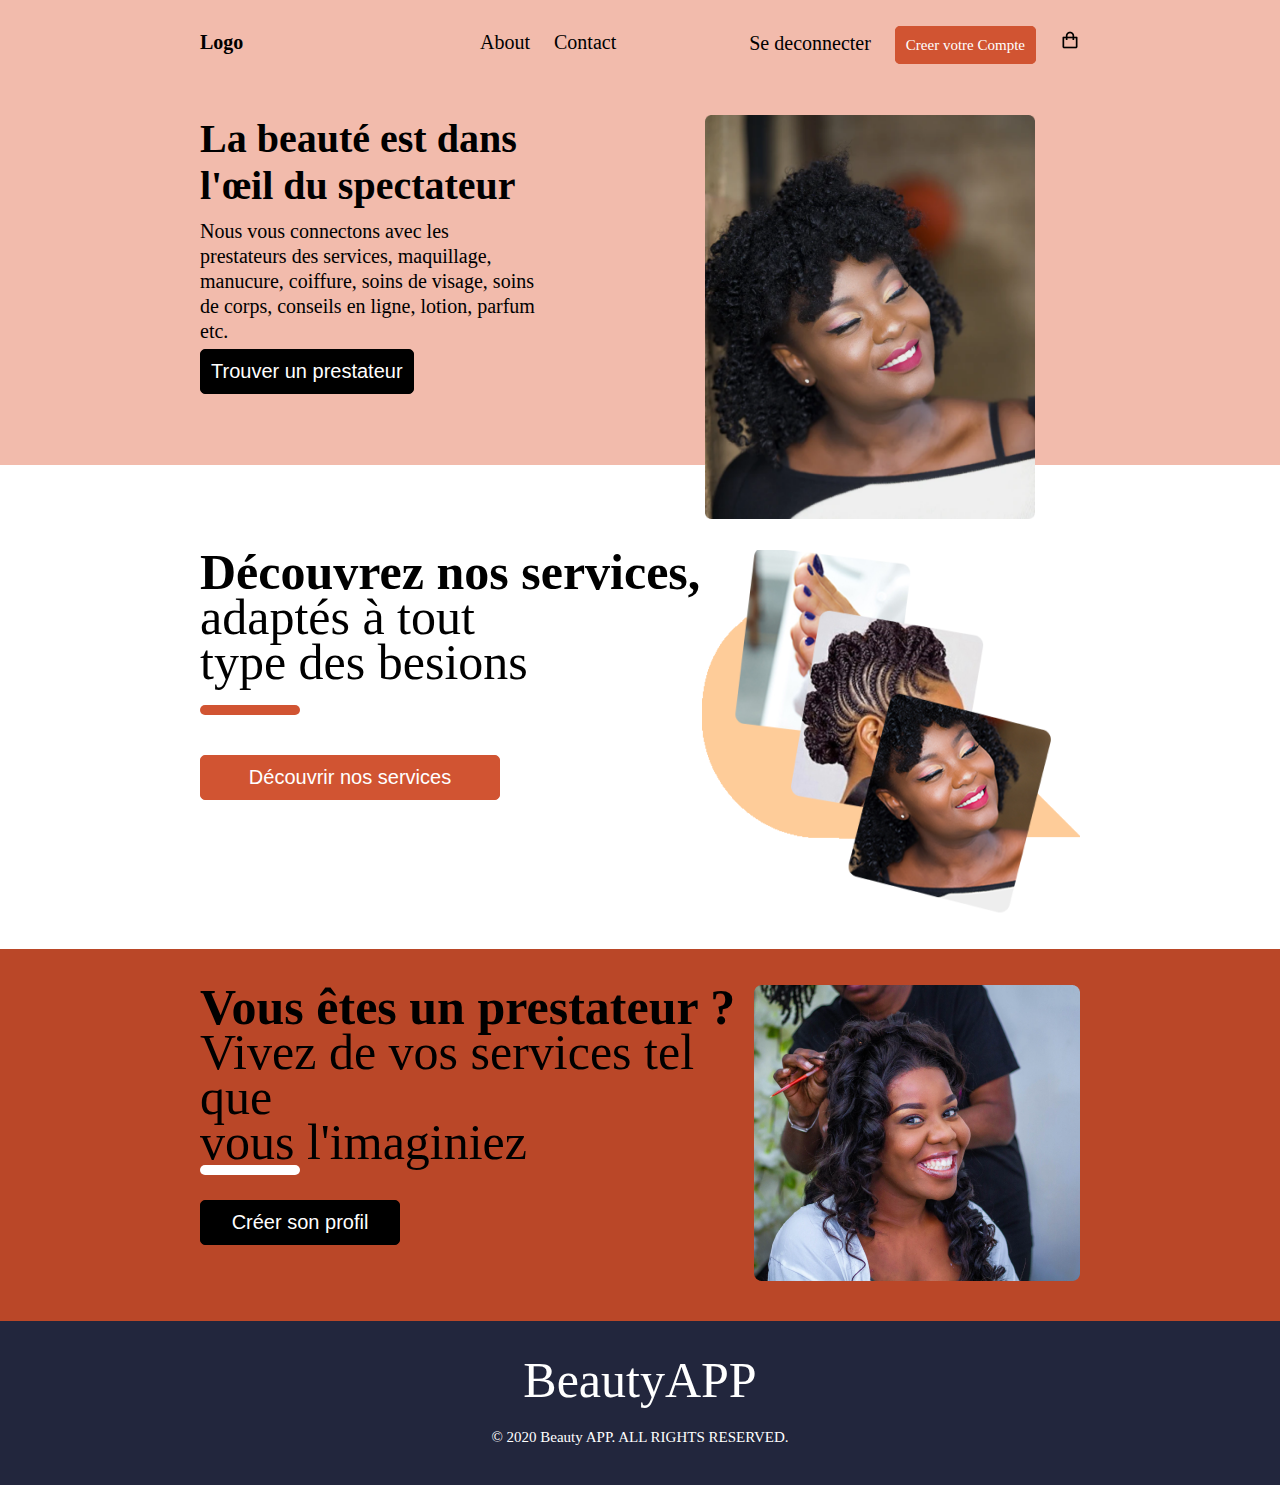
<file: index.html>
<!DOCTYPE html>
<html lang="en">
  <head>
    <meta charset="UTF-8" />
    <meta http-equiv="X-UA-Compatible" content="IE=edge" />
    <meta name="viewport" content="width=device-width, initial-scale=1.0" />
    <link
      rel="shortcut icon"
      href="/assets/icons/shop.png"
      type="image/x-icon"
    />
    <title>Bosco</title>
    <link rel="stylesheet" href="/assets/styles/css/style.min.css" />
  </head>
  <body>
    <header>
      <div class="menu">
        <div class="logo"><a href="/">Logo</a></div>
        <nav>
          <div class="nav-left">
            <a href="/">About</a>
            <a href="/">Contact</a>
          </div>
          <div class="nav-right">
            <a href="/">Se deconnecter</a>
            <a class="button" href="/pages/login.html">Creer votre Compte</a>
            <span> <img src="/assets/icons/shop.png" alt="" /></span>
          </div>
        </nav>
      </div>
      <div class="header-bg">
        <div class="message">
          <p class="h1">
            La beauté est dans <br />
            l'œil du spectateur
          </p>
          <p class="h5">
            Nous vous connectons avec les <br />
            prestateurs des services, maquillage, <br />
            manucure, coiffure, soins de visage, soins <br />
            de corps, conseils en ligne, lotion, parfum <br />
            etc.
          </p>
          <button>Trouver un prestateur</button>
        </div>
        <div class="photo">
          <img src="/assets/images/Photobanner.png" alt="" srcset="" />
        </div>
      </div>
    </header>
    <section class="section">
      <div class="left">
        <p class="text-section">
          <span>Découvrez nos services,</span><br />
          adaptés à tout <br />
          type des besions
        </p>
        <span class="bar"></span>
        <button>Découvrir nos services</button>
      </div>
      <div class="right">
        <img src="/assets/images/rightservice.png" alt="images styles" />
      </div>
    </section>
    <section class="section-2">
      <div class="left">
        <p class="text-section-2">
          <span> Vous êtes un prestateur ?</span> <br />
          Vivez de vos services tel que <br />
          vous l'imaginiez
        </p>
        <span class="bar"></span>
        <button>Créer son profil</button>
      </div>
      <div class="right">
        <img src="/assets/images/rightcoupe.png" alt="" />
      </div>
    </section>
    <footer class="footer">
      <p class="text-footer">BeautyAPP</p>
      <p class="copy-right">© 2020 Beauty APP. ALL RIGHTS RESERVED.</p>
    </footer>
  </body>
</html>
</file>
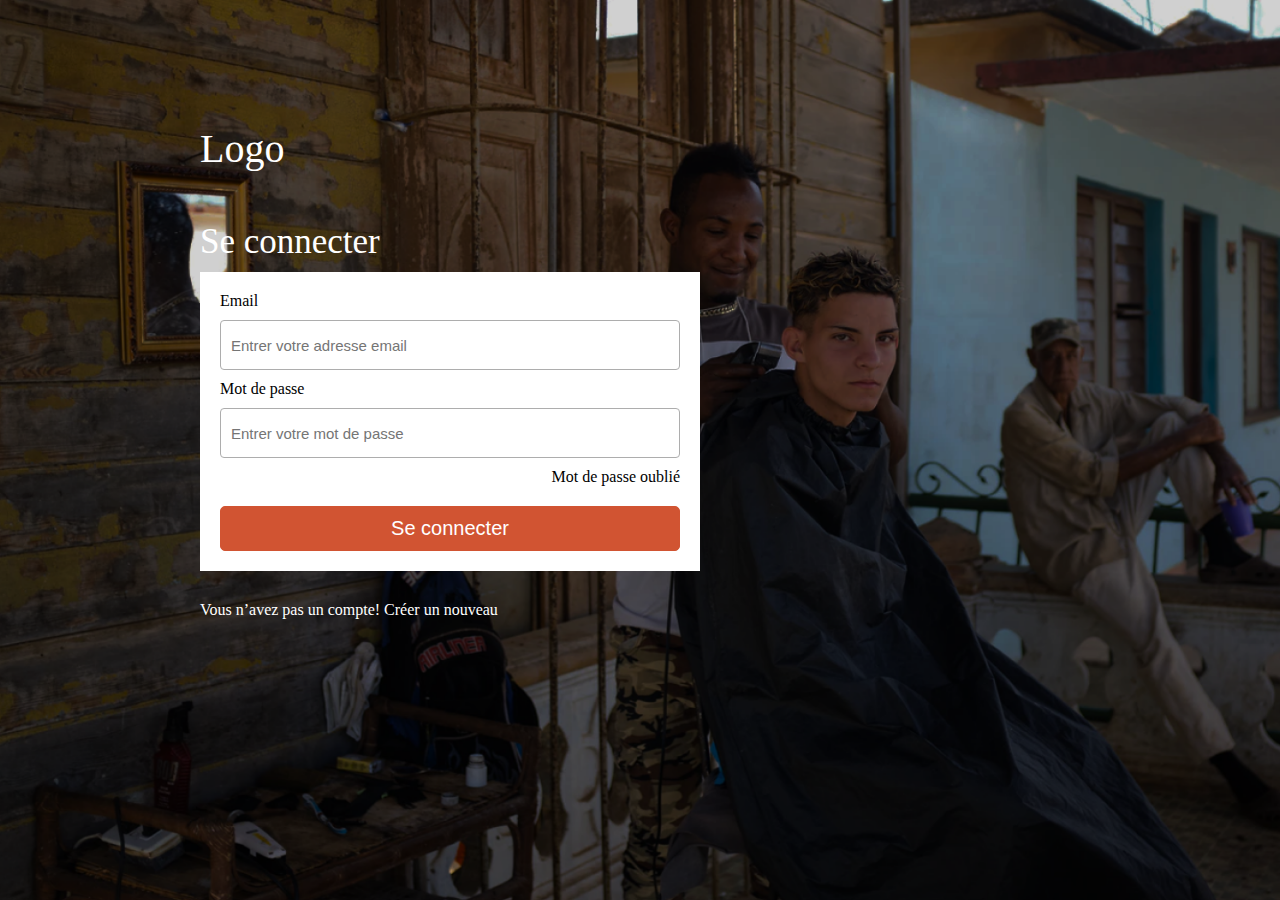
<file: pages/login.html>
<!DOCTYPE html>
<html lang="en">
  <head>
    <meta charset="UTF-8" />
    <meta http-equiv="X-UA-Compatible" content="IE=edge" />
    <meta name="viewport" content="width=device-width, initial-scale=1.0" />
    <link
      rel="shortcut icon"
      href="/assets/icons/shop.png"
      type="image/x-icon"
    />
    <title>login</title>
    <link rel="stylesheet" href="/assets/styles/css/style.min.css" />
  </head>
  <body>
    <main class="main-log">
      <div class="card">
        <div class="title">Logo</div>
        <div class="sub-title">Se connecter</div>
        <form>
          <div class="form-group">
            <label for="email">Email</label>
            <input
              class="input-control"
              type="email"
              id="email"
              placeholder="Entrer votre adresse email"
            />
          </div>
          <div class="form-group">
            <label for="password">Mot de passe</label>
            <input
              class="input-control"
              type="password"
              id="password"
              placeholder="Entrer votre mot de passe"
            />
          </div>
          <p class="span"><a href="#">Mot de passe oublié</a></p>
          <div class="form-group">
            <button>Se connecter</button>
          </div>
        </form>
        <p class="text-buttom">
          Vous n’avez pas un compte!
          <a href="/pages/sign-up.html"> Créer un nouveau</a>
        </p>
      </div>
    </main>
  </body>
</html>
</file>
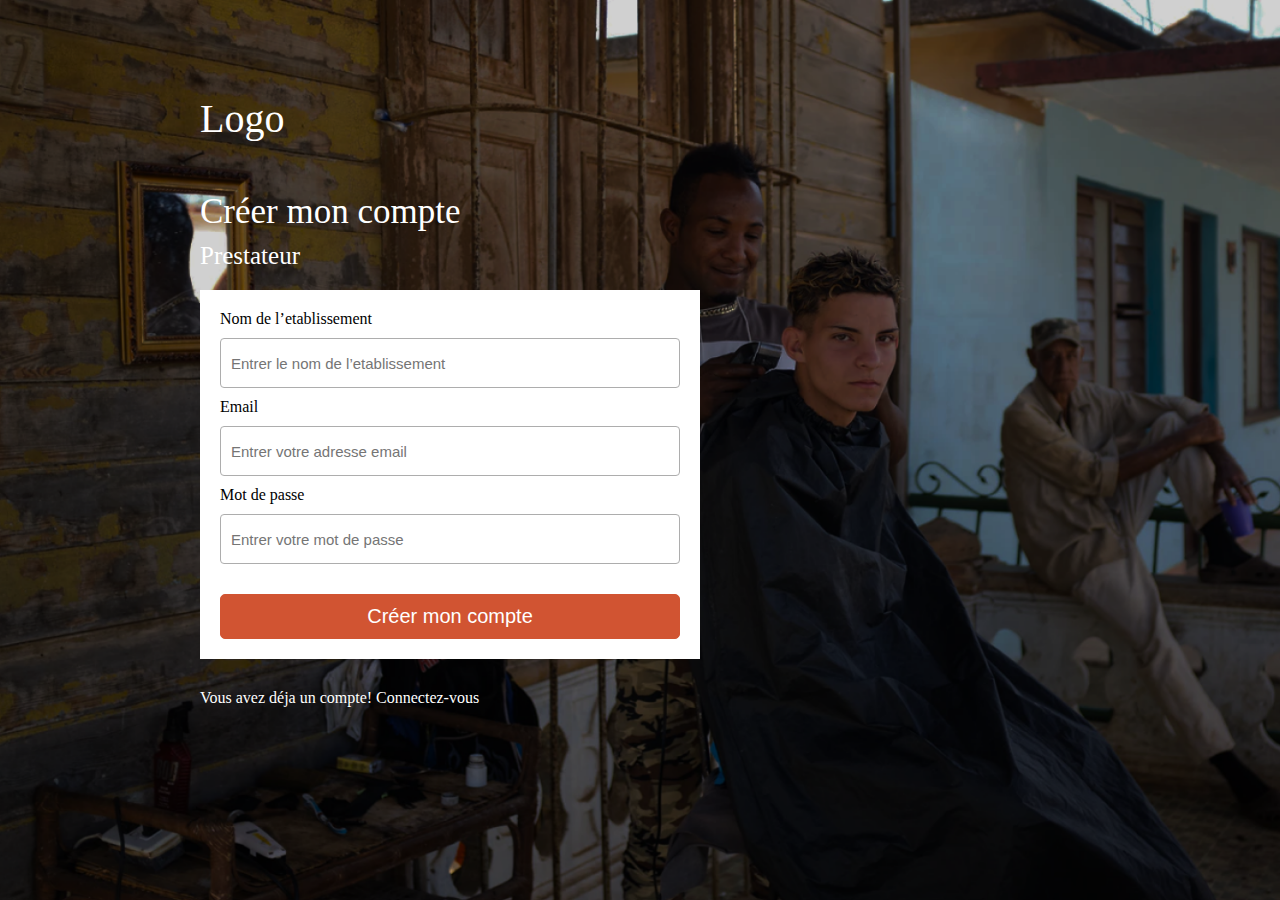
<file: pages/sign-up-prestator.html>
<!DOCTYPE html>
<html lang="en">
  <head>
    <meta charset="UTF-8" />
    <meta http-equiv="X-UA-Compatible" content="IE=edge" />
    <meta name="viewport" content="width=device-width, initial-scale=1.0" />
    <title>Sign up prestator</title>
    <link
      rel="shortcut icon"
      href="/assets/icons/shop.png"
      type="image/x-icon"
    />
    <link rel="stylesheet" href="/assets/styles/css/style.min.css" />
  </head>
  <body>
    <main class="main-log">
      <div class="card">
        <div class="title-prestator">Logo</div>
        <div class="sub-title">Créer mon compte</div>
        <div class="sub-title-prestator">Prestateur</div>
        <form>
          <div class="form-group">
            <label for="nom">Nom de l’etablissement</label>
            <input
              class="input-control"
              type="text"
              id="nom"
              placeholder="Entrer le nom de l’etablissement"
            />
          </div>
          <div class="form-group">
            <label for="email">Email</label>
            <input
              class="input-control"
              type="email"
              id="email"
              placeholder="Entrer votre adresse email"
            />
          </div>
          <div class="form-group">
            <label for="password">Mot de passe</label>
            <input
              class="input-control"
              type="password"
              id="password"
              placeholder="Entrer votre mot de passe"
            />
          </div>
          <div class="form-group">
            <button>Créer mon compte</button>
          </div>
        </form>
        <p class="text-buttom">
          Vous avez déja un compte!
          <a href="/pages/login.html">Connectez-vous</a>
        </p>
      </div>
    </main>
  </body>
</html>
</file>
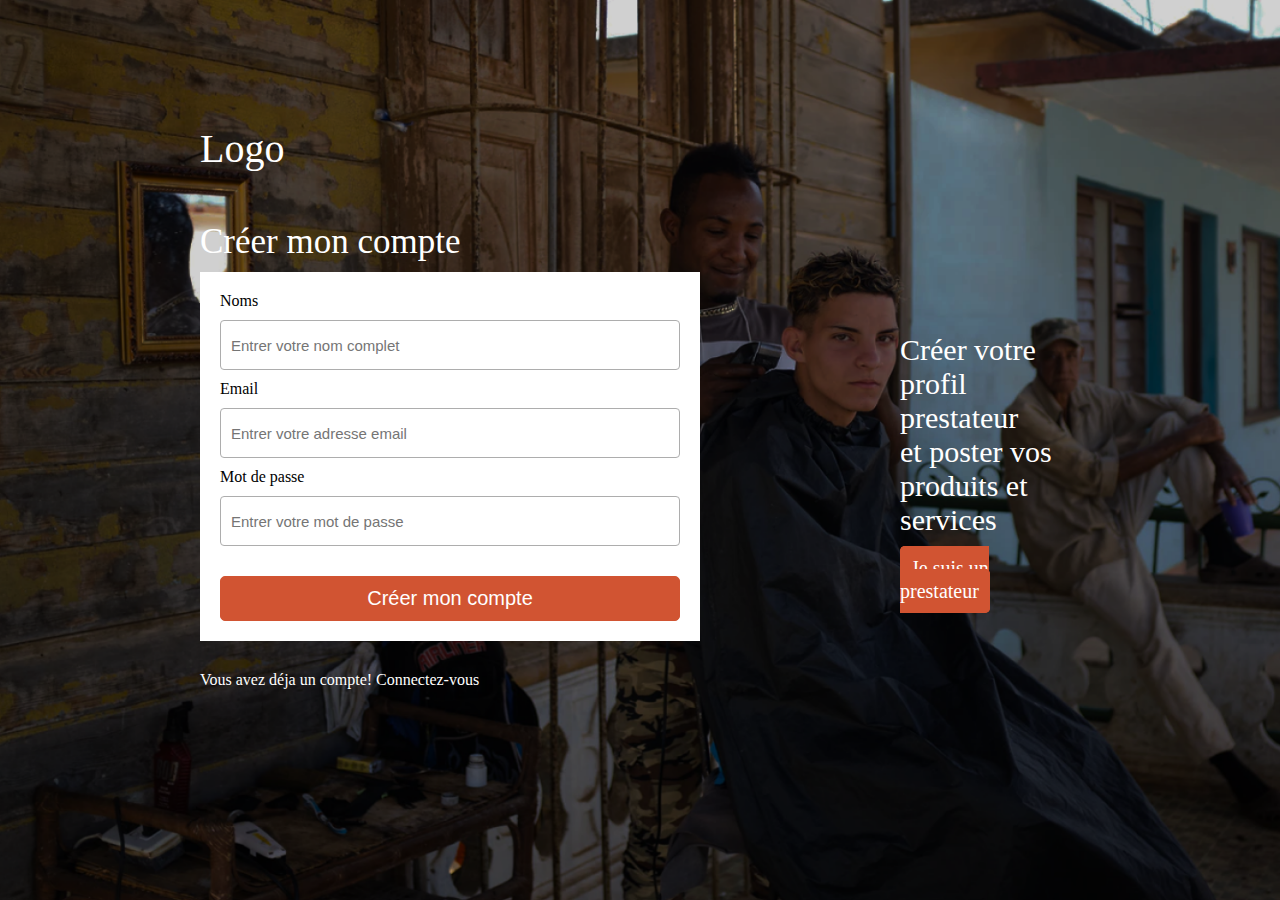
<file: pages/sign-up.html>
<!DOCTYPE html>
<html lang="en">
  <head>
    <meta charset="UTF-8" />
    <meta http-equiv="X-UA-Compatible" content="IE=edge" />
    <meta name="viewport" content="width=device-width, initial-scale=1.0" />
    <title>sign up</title>
    <link
      rel="shortcut icon"
      href="/assets/icons/shop.png"
      type="image/x-icon"
    />
    <link rel="stylesheet" href="/assets/styles/css/style.min.css" />
  </head>
  <body>
    <main class="main-log">
      <div class="card">
        <div class="title">Logo</div>
        <div class="sub-title">Créer mon compte</div>
        <form>
          <div class="form-group">
            <label for="nom">Noms</label>
            <input
              class="input-control"
              type="text"
              id="nom"
              placeholder="Entrer votre nom complet"
            />
          </div>
          <div class="form-group">
            <label for="email">Email</label>
            <input
              class="input-control"
              type="email"
              id="email"
              placeholder="Entrer votre adresse email"
            />
          </div>
          <div class="form-group">
            <label for="password">Mot de passe</label>
            <input
              class="input-control"
              type="password"
              id="password"
              placeholder="Entrer votre mot de passe"
            />
          </div>
          <div class="form-group">
            <button>Créer mon compte</button>
          </div>
        </form>
        <p class="text-buttom">
          Vous avez déja un compte!
          <a href="/pages/login.html">Connectez-vous</a>
        </p>
      </div>
      <div class="card-right">
        <p>
          Créer votre profil prestateur <br />
          et poster vos produits et <br />
          services
        </p>
        <a class="button" href="/pages/sign-up-prestator.html"
          >Je suis un prestateur</a
        >
      </div>
    </main>
  </body>
</html>
</file>
<file: assets/styles/css/style.min.css>
*{margin:0;padding:0;-webkit-box-sizing:border-box;box-sizing:border-box}a{text-decoration:none;color:#000000}a:hover{color:#000000;text-decoration:underline}header{height:520px}header .menu{padding:20px 200px 0 200px;display:-webkit-box;display:-ms-flexbox;display:flex;-webkit-box-pack:justify;-ms-flex-pack:justify;justify-content:space-between;-webkit-box-align:center;-ms-flex-align:center;align-items:center;height:65px;background:#f2bbac}header .menu .logo{font-size:20px;font-weight:bold}header .menu .logo a{color:#000000}header .menu nav{display:-webkit-box;display:-ms-flexbox;display:flex;-webkit-box-pack:justify;-ms-flex-pack:justify;justify-content:space-between;width:600px;-webkit-box-align:center;-ms-flex-align:center;align-items:center}header .menu nav a{font-size:20px;color:black;margin-right:20px}header .menu nav .button{background:#d15432;color:#ffff;border:1px solid #d15432;padding:10px;font-size:15px;margin-right:20px;border-radius:5px;cursor:pointer;-webkit-transition:0.3s;transition:0.3s}header .menu nav .button:hover{background:#ffff;color:#d15432;border:1px solid #d15432;padding:10px;font-size:15px;margin-right:20px;border-radius:5px;cursor:pointer;-webkit-transition:0.3s;transition:0.3s}header .menu nav .button:active{background:#d15432;color:#ffff;border:1px solid #d15432;padding:10px;font-size:15px;margin-right:20px;border-radius:5px;cursor:pointer;-webkit-transition:0.3s;transition:0.3s}header .menu nav .nav-right img{width:20px;-webkit-box-align:center;-ms-flex-align:center;align-items:center}header .header-bg{padding:0 200px;background:#f2bbac;display:-webkit-box;display:-ms-flexbox;display:flex;-webkit-box-pack:justify;-ms-flex-pack:justify;justify-content:space-between;height:400px;padding-top:50px}header .header-bg .message .h1{font-size:40px;font-weight:bold}header .header-bg .message .h5{font-size:20px;text-align:left;margin-top:10px;line-height:25px}header .header-bg .message button{background:#000000;color:#ffff;border:1px solid #000000;padding:10px;font-size:20px;margin-top:5px;margin-right:20px;border-radius:5px;cursor:pointer;-webkit-transition:0.3s;transition:0.3s}header .header-bg .message button:hover{background:#ffffff;color:#000000;border:1px solid #000000;padding:10px;font-size:20px;margin-top:5px;margin-right:20px;border-radius:5px;cursor:pointer;-webkit-transition:0.3s;transition:0.3s}header .header-bg .message button:active{background:#000000;color:#ffff;border:1px solid #000000;padding:10px;font-size:20px;margin-top:5px;margin-right:20px;border-radius:5px;cursor:pointer;-webkit-transition:0.3s;transition:0.3s}header .header-bg .photo{position:relative}header .header-bg .photo img{position:absolute;right:45px;bottom:-5;width:330px}.section{display:-webkit-box;display:-ms-flexbox;display:flex;-webkit-box-pack:justify;-ms-flex-pack:justify;justify-content:space-between;padding:30px 200px}.section .left{display:-webkit-box;display:-ms-flexbox;display:flex;-webkit-box-orient:vertical;-webkit-box-direction:normal;-ms-flex-direction:column;flex-direction:column}.section .left .text-section{font-size:50px;line-height:45px}.section .left .text-section span{font-weight:bold}.section .left .bar{border-top:10px solid #d15432;margin:20px 0;width:100px;border-radius:5px}.section .left button{background:#d15432;color:#ffff;border:1px solid #d15432;padding:10px;font-size:20px;margin-right:20px;border-radius:5px;cursor:pointer;-webkit-transition:0.3s;transition:0.3s;margin-top:20px;width:300px}.section .left button:hover{background:#ffff;color:#d15432;border:1px solid #d15432;padding:10px;font-size:20px;margin-right:20px;border-radius:5px;cursor:pointer;-webkit-transition:0.3s;transition:0.3s;margin-top:20px;width:300px}.section .left button:active{background:#d15432;color:#ffff;border:1px solid #d15432;padding:10px;font-size:20px;margin-right:20px;border-radius:5px;cursor:pointer;-webkit-transition:0.3s;transition:0.3s;margin-top:20px;width:300px}.section-2{padding:36px 200px;display:-webkit-box;display:-ms-flexbox;display:flex;-webkit-box-pack:justify;-ms-flex-pack:justify;justify-content:space-between;background:#ba4728}.section-2 .left{display:-webkit-box;display:-ms-flexbox;display:flex;-webkit-box-orient:vertical;-webkit-box-direction:normal;-ms-flex-direction:column;flex-direction:column}.section-2 .left .text-section-2{font-size:50px;line-height:45px}.section-2 .left .text-section-2 span{font-weight:bold}.section-2 .left .bar{border-top:10px solid #ffff;margin:0 0 20px 0;width:100px;border-radius:5px}.section-2 .left button{background:#000000;color:#ffff;border:1px solid #000000;padding:10px;font-size:20px;margin-top:5px;margin-right:20px;border-radius:5px;cursor:pointer;-webkit-transition:0.3s;transition:0.3s;width:200px}.section-2 .left button:hover{background:#ffffff;color:#000000;border:1px solid #000000;padding:10px;font-size:20px;margin-top:5px;margin-right:20px;border-radius:5px;cursor:pointer;-webkit-transition:0.3s;transition:0.3s;width:200px}.section-2 .left button:active{background:#000000;color:#ffff;border:1px solid #000000;padding:10px;font-size:20px;margin-top:5px;margin-right:20px;border-radius:5px;cursor:pointer;-webkit-transition:0.3s;transition:0.3s;width:200px}.footer{background:#22263d;color:#ffffff;height:164px;padding:30px 0;text-align:center}.footer .text-footer{font-size:50px;margin-bottom:20px}.footer .copy-right{font-size:15px}.main-log{padding:45px 200px;height:100vh;background:url("/assets/images/logbackground.png") no-repeat;background-size:cover;display:-webkit-box;display:-ms-flexbox;display:flex;-webkit-box-pack:justify;-ms-flex-pack:justify;justify-content:space-between}.card-right{margin-top:288px;margin-left:200px;text-align:left}.card-right .button{background:#d15432;color:#ffff;border:1px solid #d15432;padding:10px;font-size:20px;margin-right:20px;border-radius:5px;cursor:pointer;-webkit-transition:0.3s;transition:0.3s;margin-top:20px;width:300px}.card-right .button:hover{background:#ffff;color:#d15432;border:1px solid #d15432;padding:10px;font-size:20px;margin-right:20px;border-radius:5px;cursor:pointer;-webkit-transition:0.3s;transition:0.3s;margin-top:20px;width:300px}.card-right .button:active{background:#d15432;color:#ffff;border:1px solid #d15432;padding:10px;font-size:20px;margin-right:20px;border-radius:5px;cursor:pointer;-webkit-transition:0.3s;transition:0.3s;margin-top:20px;width:300px}.card-right p{color:#ffffff;font-size:30px;margin-bottom:20px}.input-control{height:50px;padding:10px;width:100%;border:1px solid #adadad;border-radius:4px;font-size:15px;color:#adadad;margin:10px 0}.input-control:focus{height:50px;padding:10px;width:100%;border:2px solid #adadad;border-radius:4px;font-size:15px;color:#adadad;margin:10px 0}.form-control{margin-bottom:50px}.card .title{margin-top:80px;color:#ffffff;font-size:40px}.card .title-prestator{margin-top:50px;color:#ffffff;font-size:40px}.card .sub-title{margin:50px 0 10px 0;color:#ffffff;font-size:35px}.card .sub-title-prestator{color:#ffffff;font-size:25px;margin-bottom:20px}.card form{background:#ffffff;padding:20px;width:500px}.card form button{background:#d15432;color:#ffff;border:1px solid #d15432;padding:10px;font-size:20px;margin-right:20px;border-radius:5px;cursor:pointer;-webkit-transition:0.3s;transition:0.3s;margin-top:20px;width:100%}.card form button:hover{background:#ffff;color:#d15432;border:1px solid #d15432;padding:10px;font-size:20px;margin-right:20px;border-radius:5px;cursor:pointer;-webkit-transition:0.3s;transition:0.3s;margin-top:20px;width:100%}.card form button:active{background:#d15432;color:#ffff;border:1px solid #d15432;padding:10px;font-size:20px;margin-right:20px;border-radius:5px;cursor:pointer;-webkit-transition:0.3s;transition:0.3s;margin-top:20px;width:100%}.card form .span{text-align:right}.card .text-buttom{color:#ffffff;margin:30px 0}.card .text-buttom a{color:#ffff}
/*# sourceMappingURL=style.min.css.map */
</file>
